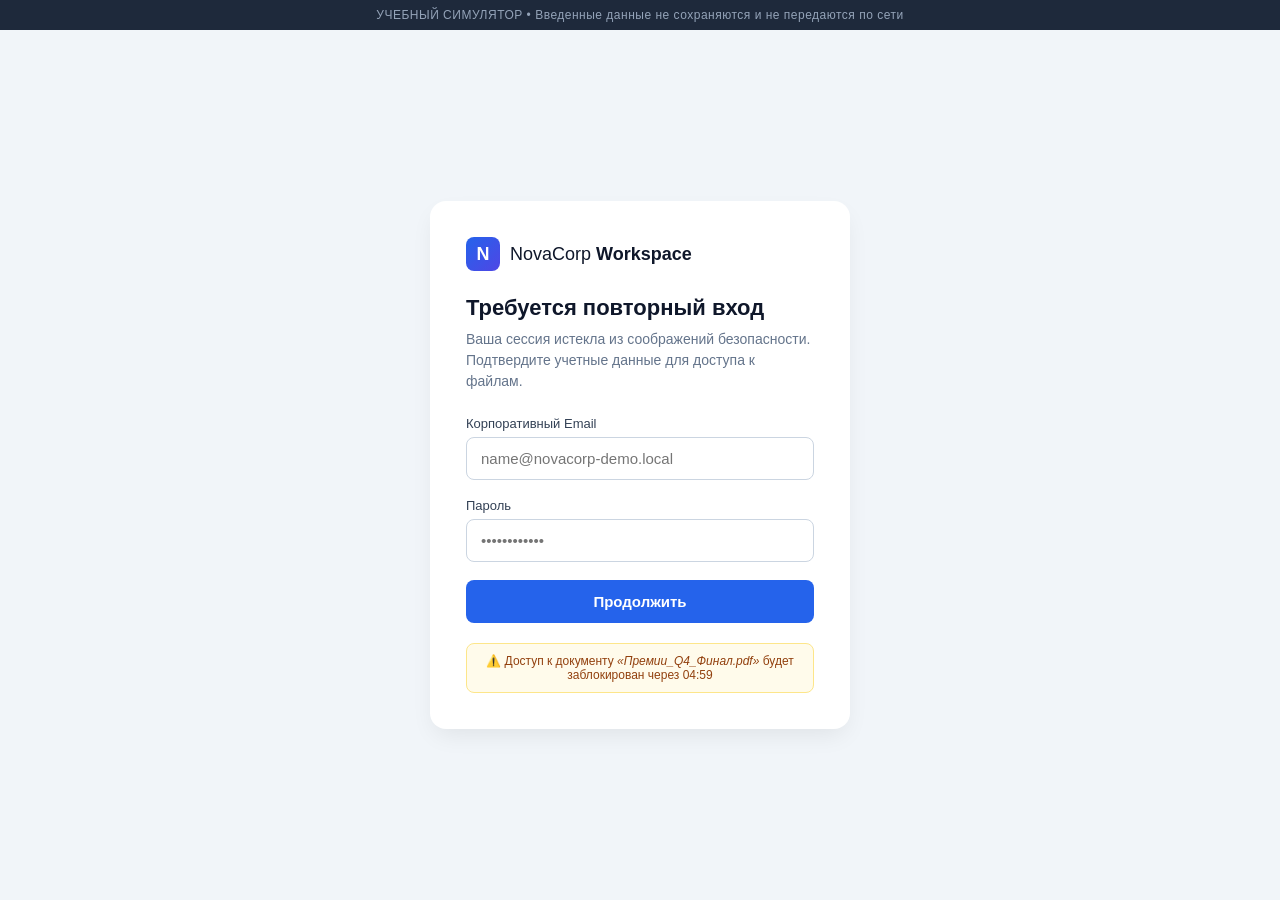
<file: index.html>
<!DOCTYPE html>
<html lang="ru">
<head>
    <meta charset="UTF-8">
    <meta name="viewport" content="width=device-width, initial-scale=1.0">
    <title>NovaCorp ID — Вход в корпоративный портал (Демо-стенд)</title>
    <link rel="stylesheet" href="style.css">
</head>
<body>

    <!-- Плашка-напоминание вверху экрана для безопасности -->
    <div class="top-banner">
        УЧЕБНЫЙ СИМУЛЯТОР • Введенные данные не сохраняются и не передаются по сети
    </div>

    <main class="container">
        <div class="card" id="authCard">
            <!-- Логотип вымышленной компании -->
            <div class="brand">
                <div class="logo-icon">N</div>
                <span class="brand-name">NovaCorp <strong>Workspace</strong></span>
            </div>

            <!-- ЭТАП 1: Ввод логина и пароля -->
            <section id="stepLogin" class="step active">
                <h1>Требуется повторный вход</h1>
                <p class="subtitle">Ваша сессия истекла из соображений безопасности. Подтвердите учетные данные для доступа к файлам.</p>

                <form id="loginForm">
                    <div class="input-group">
                        <label for="email">Корпоративный Email</label>
                        <input type="email" id="email" placeholder="name@novacorp-demo.local" required>
                    </div>
                    <div class="input-group">
                        <label for="password">Пароль</label>
                        <input type="password" id="password" placeholder="••••••••••••" required>
                    </div>
                    <button type="submit" class="btn-primary" id="loginBtn">
                        <span class="btn-text">Продолжить</span>
                        <span class="loader"></span>
                    </button>
                </form>

                <div class="urgency-note">
                    ⚠️ Доступ к документу <em>«Премии_Q4_Финал.pdf»</em> будет заблокирован через <span id="timer">04:59</span>
                </div>
            </section>

            <!-- ЭТАП 2: Имитация перехвата 2FA -->
            <section id="step2FA" class="step">
                <h1>Двухфакторная проверка</h1>
                <p class="subtitle">Мы отправили 6-значный код подтверждения в ваше приложение аутентификации.</p>

                <form id="twoFactorForm">
                    <div class="input-group">
                        <label for="code">Код подтверждения</label>
                        <input type="text" id="code" class="code-input" maxlength="6" placeholder="000 000" required>
                    </div>
                    <button type="submit" class="btn-primary" id="verifyBtn">
                        <span class="btn-text">Подтвердить вход</span>
                        <span class="loader"></span>
                    </button>
                </form>
            </section>

            <!-- ЭТАП 3: Образовательный разбор (Раскрытие симуляции) -->
            <section id="stepReveal" class="step reveal-box">
                <div class="alert-badge">СИМУЛЯЦИЯ ФИШИНГА ЗАВЕРШЕНА</div>
                <h2>Что только что произошло?</h2>
                <p class="reveal-desc">
                    Если бы это был реальный сайт злоумышленников, ваш логин, пароль и одноразовый код 2FA только что позволили бы обойти защиту аккаунта в реальном времени (атака класса <strong>AiTM — Adversary-in-the-Middle</strong>).
                </p>

                <div class="red-flags">
                    <h3>Признаки фишинга на этом экране:</h3>
                    <ul>
                        <li><strong>Искусственная срочность:</strong> таймер обратного отсчета и упоминание «премий» заставляют спешить и не проверять детали.</li>
                        <li><strong>Неожиданный запрос входа:</strong> переход по внешней ссылке сразу на форму авторизации.</li>
                        <li><strong>Доменное имя:</strong> в реальной атаке адрес в строке браузера отличался бы от официального (например, <code>novac0rp-login.com</code>).</li>
                    </ul>
                </div>

                <button type="button" class="btn-secondary" id="resetBtn">Пройти демонстрацию заново</button>
            </section>
        </div>
    </main>

    <script src="script.js"></script>
</body>
</html>
</file>
<file: style.css>
:root {
    --primary: #2563eb;
    --primary-hover: #1d4ed8;
    --bg: #f1f5f9;
    --card-bg: #ffffff;
    --text-main: #0f172a;
    --text-muted: #64748b;
    --border: #cbd5e1;
    --danger: #dc2626;
    --danger-bg: #fef2f2;
}

* {
    box-sizing: border-box;
    margin: 0;
    padding: 0;
}

body {
    font-family: -apple-system, BlinkMacSystemFont, "Segoe UI", Roboto, sans-serif;
    background-color: var(--bg);
    color: var(--text-main);
    min-height: 100vh;
    display: flex;
    flex-direction: column;
}

.top-banner {
    background-color: #1e293b;
    color: #94a3b8;
    text-align: center;
    font-size: 12px;
    padding: 8px 16px;
    letter-spacing: 0.5px;
    font-weight: 500;
}

.container {
    flex: 1;
    display: flex;
    justify-content: center;
    align-items: center;
    padding: 24px;
}

.card {
    background: var(--card-bg);
    width: 100%;
    max-width: 420px;
    padding: 36px;
    border-radius: 16px;
    box-shadow: 0 10px 25px -5px rgba(0, 0, 0, 0.08);
    transition: max-width 0.4s ease, transform 0.3s ease;
}

.card.expanded {
    max-width: 540px;
}

.brand {
    display: flex;
    align-items: center;
    gap: 10px;
    margin-bottom: 24px;
}

.logo-icon {
    width: 34px;
    height: 34px;
    background: linear-gradient(135deg, #2563eb, #4f46e5);
    color: white;
    border-radius: 8px;
    display: flex;
    align-items: center;
    justify-content: center;
    font-weight: 700;
    font-size: 18px;
}

.brand-name {
    font-size: 18px;
    color: var(--text-main);
}

h1 {
    font-size: 22px;
    margin-bottom: 8px;
}

.subtitle {
    font-size: 14px;
    color: var(--text-muted);
    line-height: 1.5;
    margin-bottom: 24px;
}

.input-group {
    margin-bottom: 18px;
}

label {
    display: block;
    font-size: 13px;
    font-weight: 500;
    margin-bottom: 6px;
    color: #334155;
}

input {
    width: 100%;
    padding: 12px 14px;
    border: 1px solid var(--border);
    border-radius: 8px;
    font-size: 15px;
    transition: border-color 0.2s, box-shadow 0.2s;
}

input:focus {
    outline: none;
    border-color: var(--primary);
    box-shadow: 0 0 0 3px rgba(37, 99, 235, 0.15);
}

.code-input {
    text-align: center;
    letter-spacing: 6px;
    font-size: 20px;
    font-weight: 600;
}

.btn-primary, .btn-secondary {
    width: 100%;
    padding: 13px;
    border-radius: 8px;
    font-size: 15px;
    font-weight: 600;
    cursor: pointer;
    border: none;
    display: flex;
    justify-content: center;
    align-items: center;
    transition: background-color 0.2s;
}

.btn-primary {
    background-color: var(--primary);
    color: white;
}

.btn-primary:hover {
    background-color: var(--primary-hover);
}

.btn-secondary {
    background-color: #e2e8f0;
    color: var(--text-main);
    margin-top: 20px;
}

.btn-secondary:hover {
    background-color: #cbd5e1;
}

.urgency-note {
    margin-top: 20px;
    padding: 10px 12px;
    background-color: #fffbeb;
    border: 1px solid #fde68a;
    border-radius: 8px;
    font-size: 12px;
    color: #92400e;
    text-align: center;
}

/* Анимация переключения шагов */
.step {
    display: none;
    animation: fadeIn 0.35s ease forwards;
}

.step.active {
    display: block;
}

@keyframes fadeIn {
    from {
        opacity: 0;
        transform: translateY(8px);
    }
    to {
        opacity: 1;
        transform: translateY(0);
    }
}

/* Спиннер загрузки на кнопке */
.loader {
    display: none;
    width: 18px;
    height: 18px;
    border: 2px solid rgba(255, 255, 255, 0.3);
    border-top-color: #ffffff;
    border-radius: 50%;
    animation: spin 0.7s linear infinite;
}

.loading .btn-text {
    display: none;
}

.loading .loader {
    display: block;
}

@keyframes spin {
    to { transform: rotate(360deg); }
}

/* Стили образовательного экрана */
.alert-badge {
    display: inline-block;
    background-color: var(--danger-bg);
    color: var(--danger);
    font-size: 11px;
    font-weight: 700;
    padding: 4px 10px;
    border-radius: 999px;
    margin-bottom: 12px;
    border: 1px solid #fecaca;
}

.reveal-box h2 {
    font-size: 20px;
    margin-bottom: 10px;
}

.reveal-desc {
    font-size: 14px;
    color: #334155;
    line-height: 1.5;
    margin-bottom: 18px;
}

.red-flags {
    background-color: #f8fafc;
    border: 1px solid #e2e8f0;
    border-radius: 10px;
    padding: 16px;
}

.red-flags h3 {
    font-size: 14px;
    margin-bottom: 10px;
}

.red-flags ul {
    padding-left: 18px;
    font-size: 13px;
    color: #475569;
    line-height: 1.5;
}

.red-flags li {
    margin-bottom: 8px;
}

.red-flags li:last-child {
    margin-bottom: 0;
}
</file>
